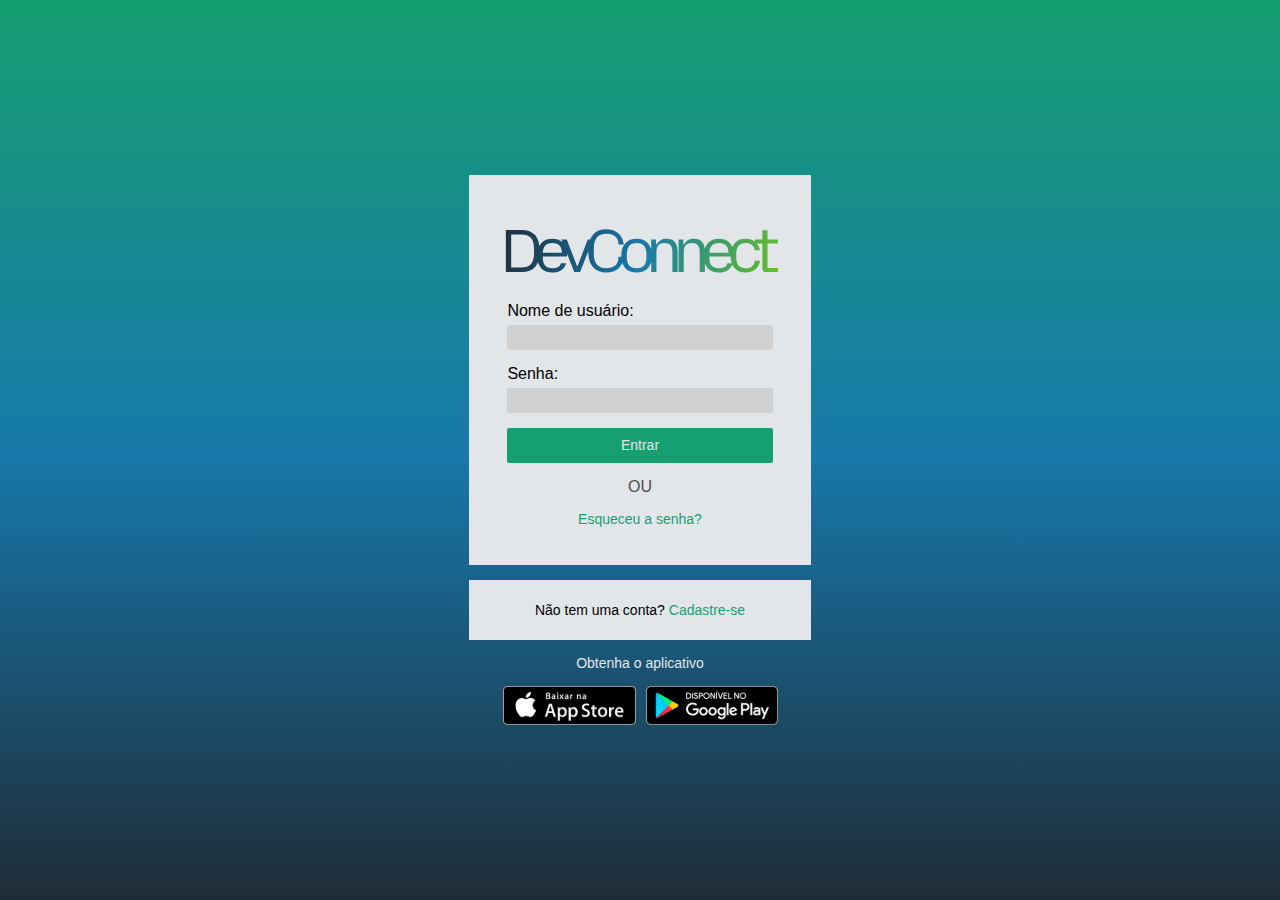
<file: static-devconnect/pages/index.html>
<!DOCTYPE html>
<html lang="pt-BR">

<head>
    <meta charset="UTF-8">
    <meta name="viewport" content="width=device-width, initial-scale=1.0">
    <meta name="author" content="Cauhê">
    <meta name="description" content="Site da empresa DevConnect">

    <title>Tela Login - DevConnect</title>

    <link rel="shortcut icon" href="../assets/images/logodevconnect.png" type="image/x-icon">

    <!-- CSS -->
    <link rel="stylesheet" href="../styles/global.css">
    <link rel="stylesheet" href="../styles/login.css">
</head>

<body>
    <h1>Tela principal login - DevConnect</h1>
    <main>
        <div>
            <!-- formulario -->
            <form class="estilo-formulario">
                <img src="../assets/images/Propriedade 1=Padrão.svg" alt="Logo DevConnect">

                <div class="formulario-campos">
                    <label for="">Nome de usuário:</label>
                    <input type="text" name="" id="">
                </div>

                <div class="formulario-campos">
                    <label for="">Senha:</label>
                    <input type="password" name="" id="">
                </div>

                <button type="submit" class="formulario-botao-verde">Entrar</button>

                <p>ou</p>

                <a href="#">Esqueceu a senha?</a>

            </form>

            <section id="secao-cadastro" class="estilo-formulario">
                <p>Não tem uma conta? <a href="../pages/cadastro.html">Cadastre-se</a></p>
            </section>

            <p>Obtenha o aplicativo</p>

            <section id="secao-instalacao">
                <img src="../assets/images/app-store.svg" alt="Imagem falando da instalação no App Store">

                <img src="../assets/images/google-play.svg" alt="Imagem falando da instalação no Play Store">
            </section>
        </div>
    </main>
</body>

</html>
</file>
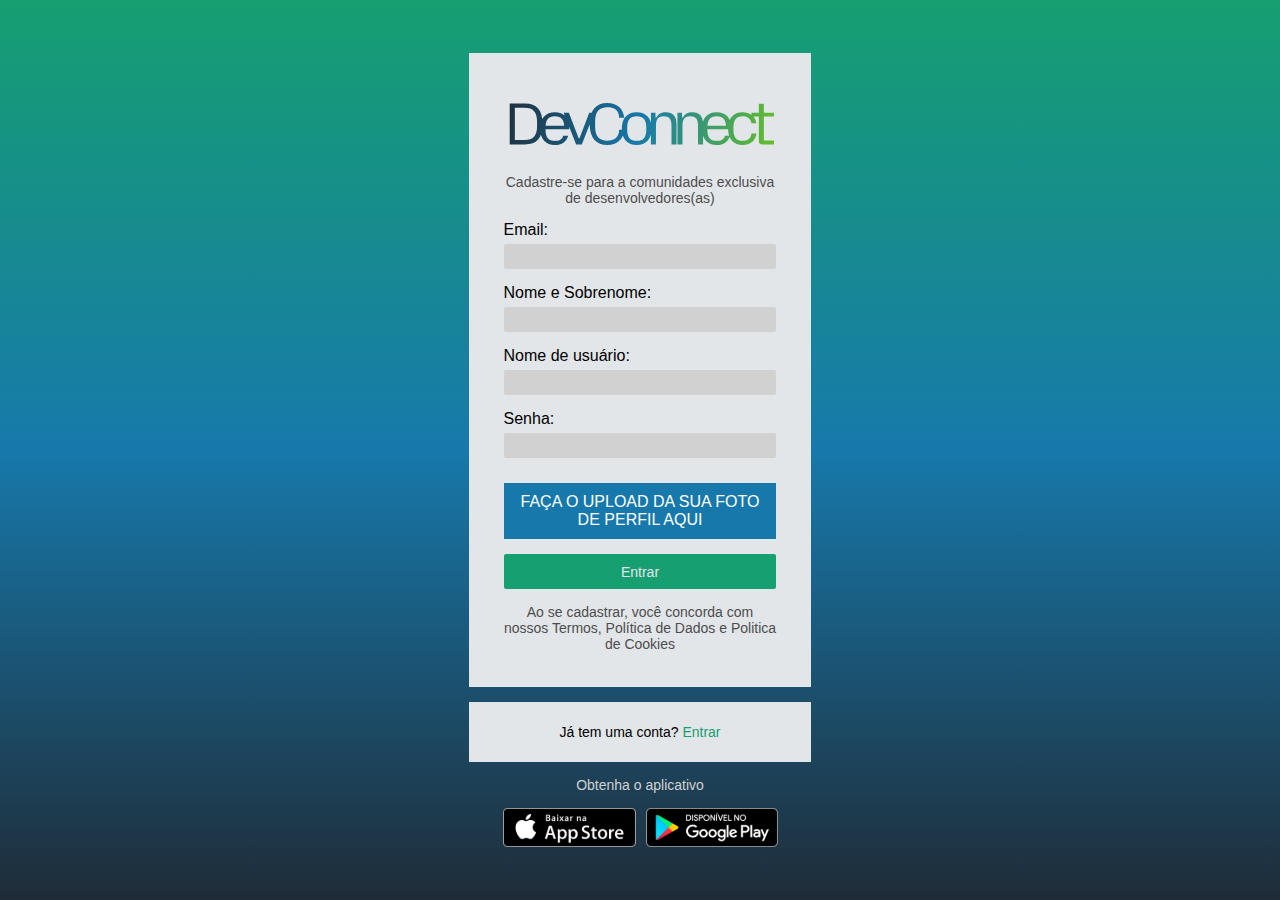
<file: static-devconnect/pages/cadastro.html>
<!DOCTYPE html>
<html lang="pt-BR">

<head>
     <meta charset="UTF-8">
     <meta name="viewport" content="width=device-width, initial-scale=1.0">
     <meta name="author" content="Cauhê">
     <meta name="description" content="Site da empresa DevConnect">

     <title>Tela de Cadastro - DevConnect</title>

     <link rel="shortcut icon" href="../assets/images/logodevconnect.png" type="image/x-icon">

   
     <link rel="stylesheet" href="../styles/global.css">
     <link rel="stylesheet" href="../styles/cadastro.css">
</head>

<body>
    <h1>Tela Principal Cadastro - DevConnect</h1>
      <main>
          <div>
           
              <form class="estilo-formulario">
                  <img src="../assets/images/Propriedade 1=Padrão.svg" alt="Logo DevConnect">

                  <p>Cadastre-se para a comunidades exclusiva de desenvolvedores(as)</p>

                  <div class="formulario-campo">
                      <label for="">Email:</label>
                      <input type="email" name="" id="">
                  </div>
                
                  <div class="formulario-campo">
                      <label for="">Nome e Sobrenome:</label>
                      <input type="text" name="" id="">
                  </div>

                  <div class="formulario-campo">
                      <label for="">Nome de usuário:</label>
                      <input type="text" name="" id="">
                  </div>


                  <div class="formulario-campo">
                      <label for="">Senha:</label>
                      <input type="password" name="" id="">
                  </div>

                  <div class="upload">
                   <label for="upload">FAÇA O UPLOAD DA SUA FOTO DE PERFIL AQUI</label>
                   <input type="file" name="upload" id="upload">
                  </div>

                  <button type="submit" class="formulario-botao-verde">Entrar</button>

                  <p>Ao se cadastrar, você concorda com nossos Termos, Política de Dados e Politica de Cookies</p>

              </form>

              <section id="secao-cadastro" class="estilo-formulario">
                <p>Já tem uma conta? <a href="../pages/index.html">Entrar</a></p>
              </section>

              <p>Obtenha o aplicativo</p>

              <section id="secao-instalacao">
                  <img src="../assets/images/app-store.svg" alt="Imagem falando da instalação no App Store">

                  <img src="../assets/images/google-play.svg" alt="Imagem falando da instalação no Play Store">
              </section>

          </div>
      </main>
</body>

</html>
</file>
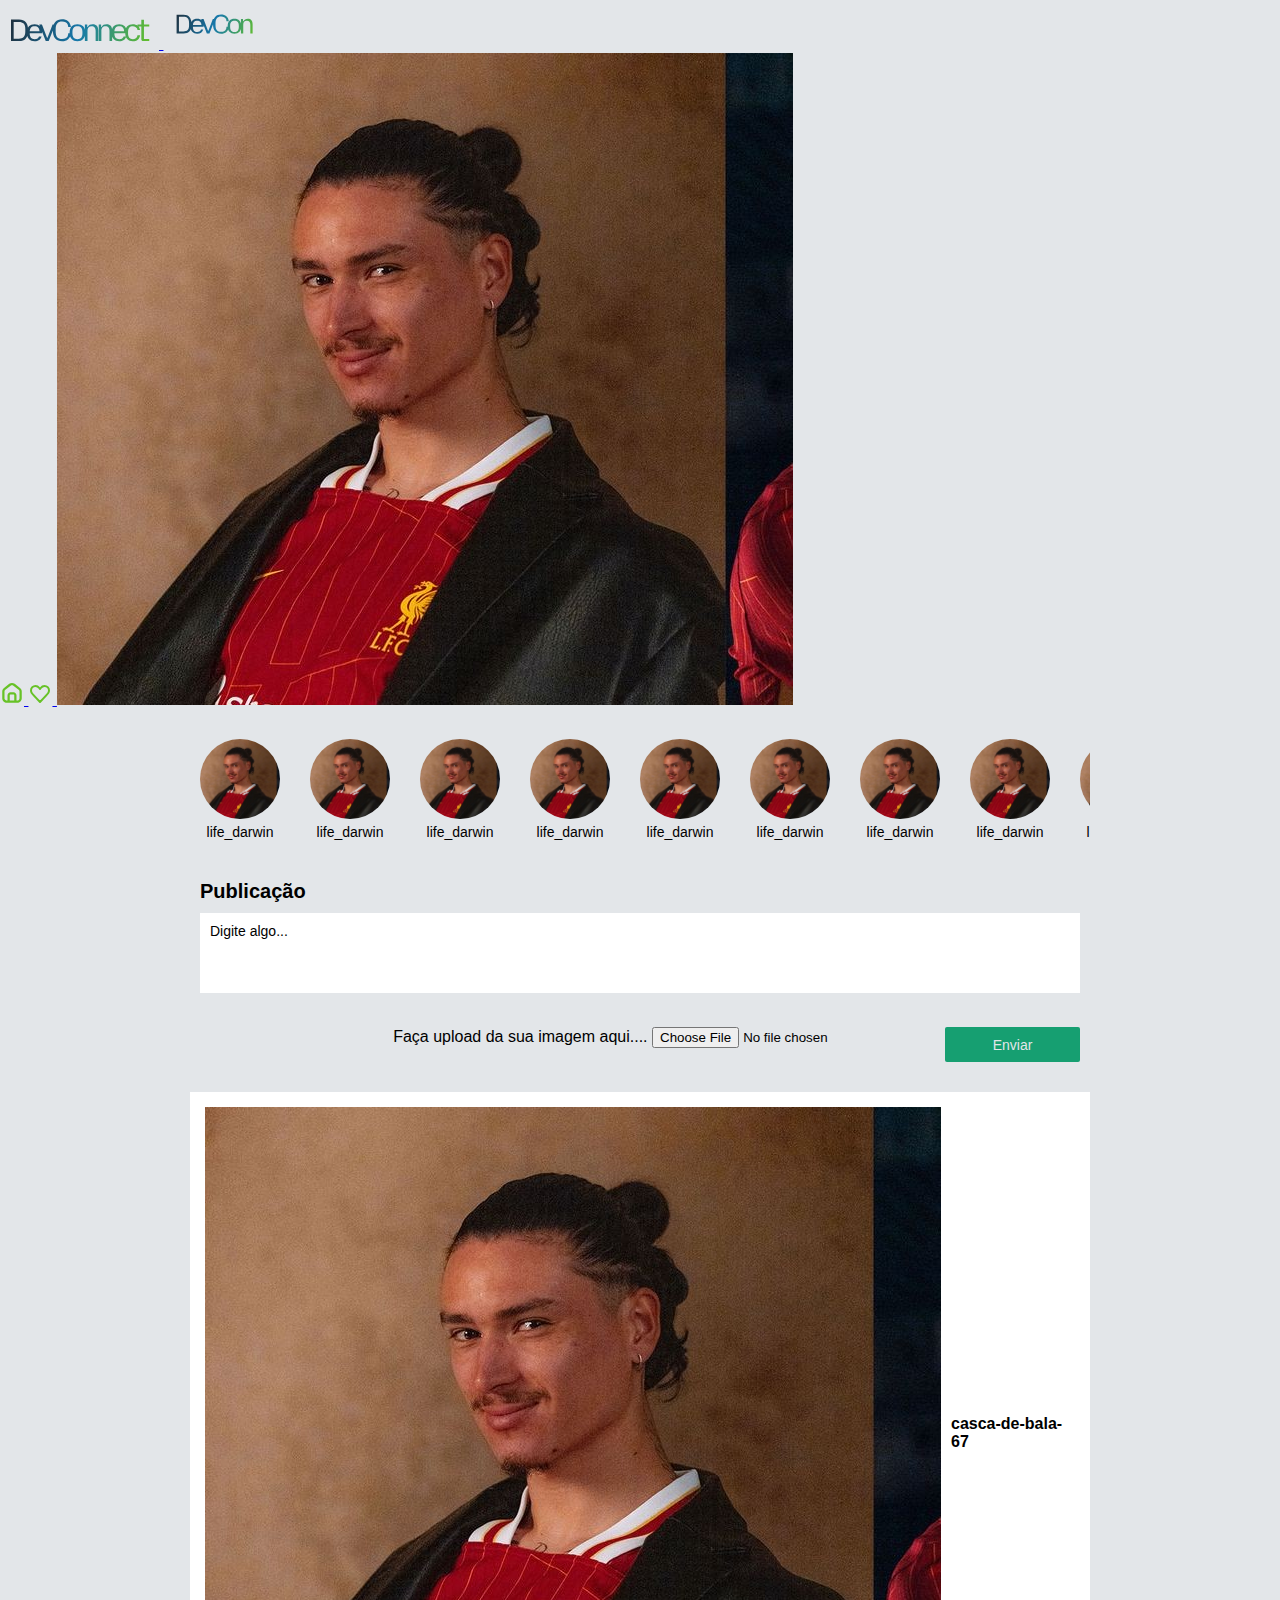
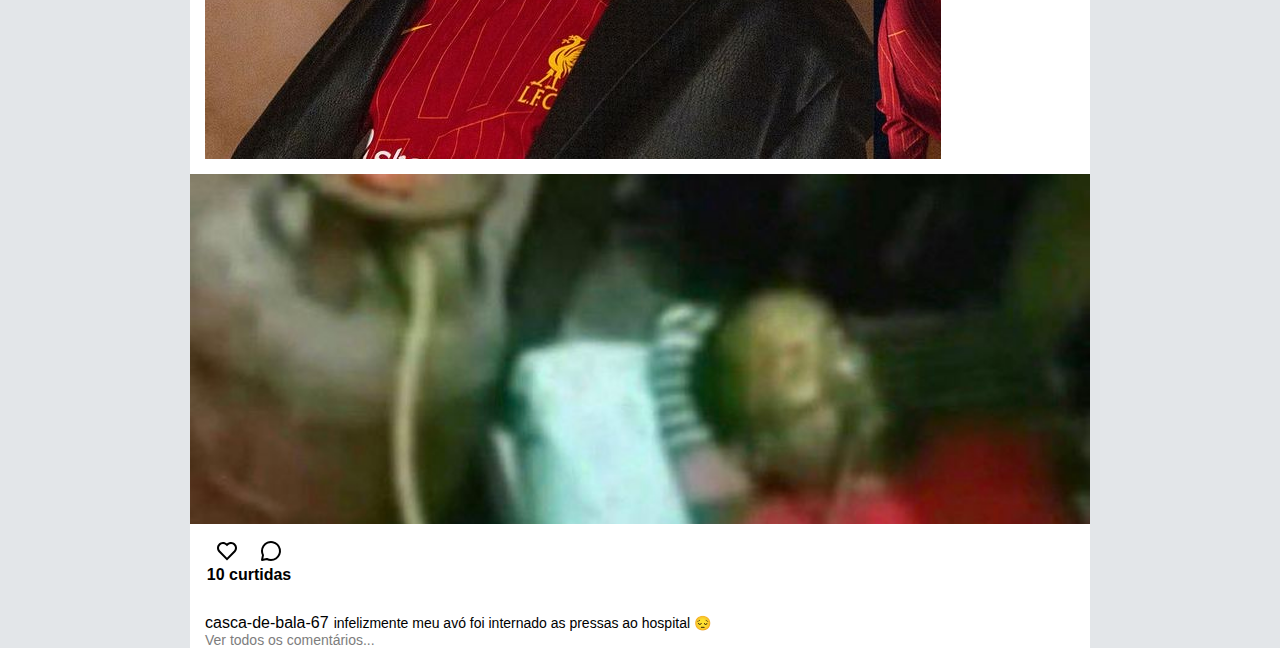
<file: static-devconnect/pages/feed.html>
<!DOCTYPE html>
<html lang="pt-BR">

<head>
    <meta charset="UTF-8">
    <meta name="viewport" content="width=device-width, initial-scale=1.0">
    <meta name="author" content="Cauhê">
    <meta name="description" content="Site da empresa DevConnect">

    <title>Feed - DevConnect</title>

    <!-- EMMET link:favicon -->
    <link rel="shortcut icon" href="../assets/images/logodevconnect.png" type="image/x-icon">

    <!-- EMMET link:css -->
    <link rel="stylesheet" href="../styles/global.css">
    <link rel="stylesheet" href="../styles/feed.css">
</head>

<body>
    <h1>Tela Feed - DevConnect</h1>
    <!-- Inicio Header -->
    <header id="cabecalho">
        <nav>
            <a href="./feed.html">
                <img id="logo-desktop" src="../assets/images/Propriedade 1=Variante 2.svg" alt="Logo do DevConnect">
            </a>
            <a href="./feed.html">
                <img id="logo-mobile" src="../assets/images/Propriedade 1=Variante 3.svg" alt="Logo do DevConnect">
            </a>

            <div class="cabecalho-acoes">
                <a href="./feed.html">
                    <img src="../assets/images/Propriedade  casa=Variante 2.svg" alt="">
                </a>
                <a href="#">
                    <img src="../assets/images/Propriedade icon coracao=Variante 2.svg" alt="">
                </a>
                <a href="./Tela-perfil.html">
                    <img class="foto-perfil" src="../assets/images/Darwin Nunez (1).jpg" alt="">
                </a>
            </div>
        </nav>
    </header>
    <!-- Fim Header -->

    <!-- Inicio Main -->
    <main>
        <div class="container-flex-publi">
            <section id="storys" class="estilo-formulario">
                <!-- card story -->
                <article class="card-story">
                    <button type="button">
                        <img src="../assets/images/Darwin Nunez (1).jpg" alt="">
                        life_darwin
                    </button>
                </article>
                <article class="card-story">
                    <button type="button">
                        <img src="../assets/images/Darwin Nunez (1).jpg" alt="">
                        life_darwin
                    </button>
                </article>
                <article class="card-story">
                    <button type="button">
                        <img src="../assets/images/Darwin Nunez (1).jpg" alt="">
                        life_darwin
                    </button>
                </article>
                <article class="card-story">
                    <button type="button">
                        <img src="../assets/images/Darwin Nunez (1).jpg" alt="">
                        life_darwin
                    </button>
                </article>
                <article class="card-story">
                    <button type="button">
                        <img src="../assets/images/Darwin Nunez (1).jpg" alt="">
                        life_darwin
                    </button>
                </article>
                <article class="card-story">
                    <button type="button">
                        <img src="../assets/images/Darwin Nunez (1).jpg" alt="">
                        life_darwin
                    </button>
                </article>
                <article class="card-story">
                    <button type="button">
                        <img src="../assets/images/Darwin Nunez (1).jpg" alt="">
                        life_darwin
                    </button>
                </article>
                <article class="card-story">
                    <button type="button">
                        <img src="../assets/images/Darwin Nunez (1).jpg" alt="">
                        life_darwin
                    </button>
                </article>
                <article class="card-story">
                    <button type="button">
                        <img src="../assets/images/Darwin Nunez (1).jpg" alt="">
                        life_darwin
                    </button>
                </article>
                <article class="card-story">
                    <button type="button">
                        <img src="../assets/images/Darwin Nunez (1).jpg" alt="">
                        life_darwin
                    </button>
                </article>
                <article class="card-story">
                    <button type="button">
                        <img src="../assets/images/Darwin Nunez (1).jpg" alt="">
                        life_darwin
                    </button>
                </article>
                <article class="card-story">
                    <button type="button">
                        <img src="../assets/images/Darwin Nunez (1).jpg" alt="">
                        life_darwin
                    </button>
                </article>
                <article class="card-story">
                    <button type="button">
                        <img src="../assets/images/Darwin Nunez (1).jpg" alt="">
                        life_darwin
                    </button>
                </article>
                <article class="card-story">
                    <button type="button">
                        <img src="../assets/images/Darwin Nunez (1).jpg" alt="">
                        life_darwin
                    </button>
                </article>
                <article class="card-story">
                    <button type="button">
                        <img src="../assets/images/Darwin Nunez (1).jpg" alt="">
                        life_darwin
                    </button>
                </article>
            </section>

            <!-- Inicio seção criar publicação -->
            <section id="criar-publi" class="estilo-formulario">
                <h2>Publicação</h2>

                <form action="">
                    <textarea name="" id="" placeholder="Digite algo..."></textarea> <!--Entrada de texto grandes-->

                    <footer>
                        <div>
                            <label for="campo-upload" id="texto-upload">Faça upload da sua imagem aqui....</label>
                            <input type="file" name="" id="campo-upload">
                        </div>

                        <button type="submit" class="formulario-botao-verde">Enviar</button>

                    </footer>
                </form>
            </section>

            <section id="publicacoes">
                 <article class="card-publi">
                     <header>
                        <a href="#">
                            <img class="foto-perfil" src="../assets/images/Darwin Nunez (1).jpg" alt="">
                            <strong>casca-de-bala-67</strong>
                        </a>
                     </header>

                     <figure>
                        <img class="imagem-publicacao" src="../assets/images/figurinhas.jpg" alt="">
                        <figcaption>
                            casca-de-bala-67
                            <p class="descricao-publicacao">infelizmente meu avó foi internado as pressas ao hospital 😔</p>
                        </figcaption>

                        <div class="interacoes-publicacao">
                          <button>
                              <img src="../assets/images/icone-coracao-preto.svg" alt="">
                          </button>
                          <button>
                              <img src="../assets/images/icone-comentario-preto.svg" alt="">
                          </button>

                          <span>10 curtidas</span>

                        </div>

                        <button type="button">Ver todos os comentários...</button>
                        
                     </figure>
                 </article>                
            </section>

        </div>
    </main>
    <!-- Fim Main -->

</body>

</html>
</file>
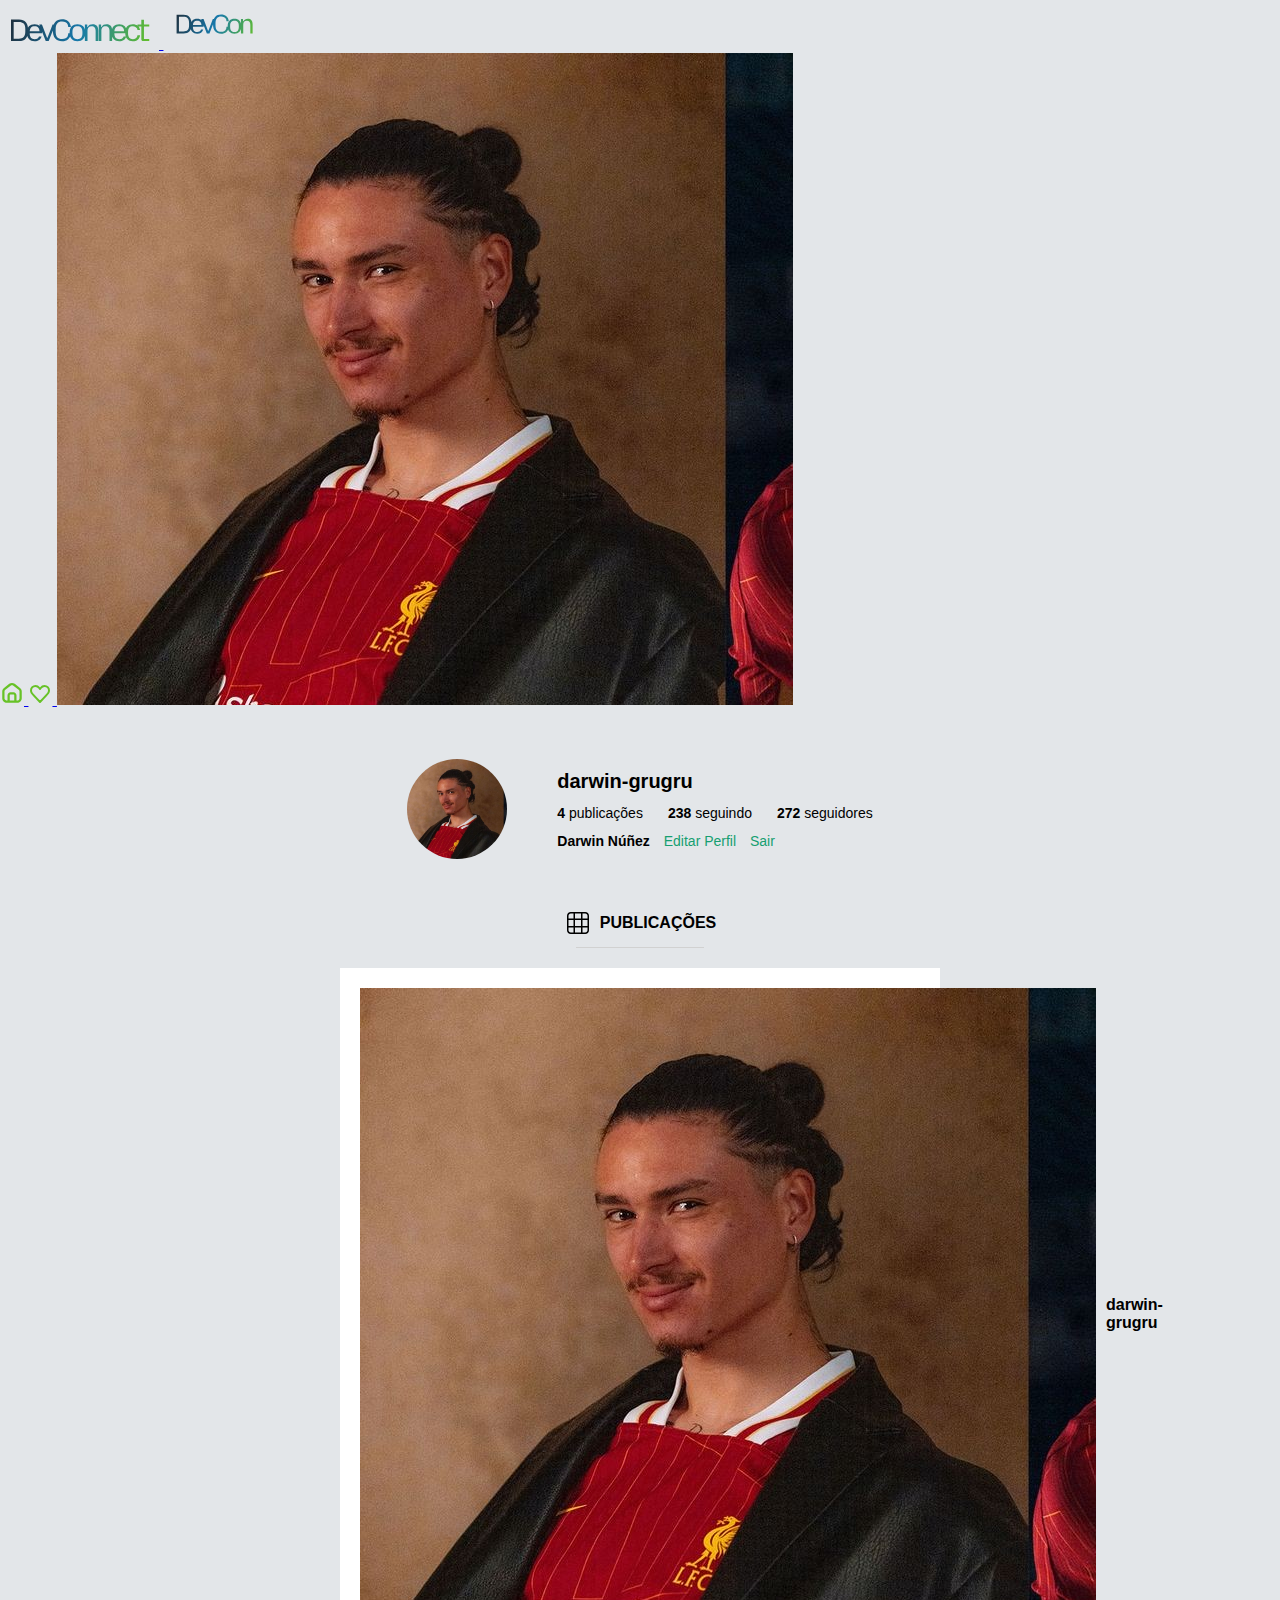
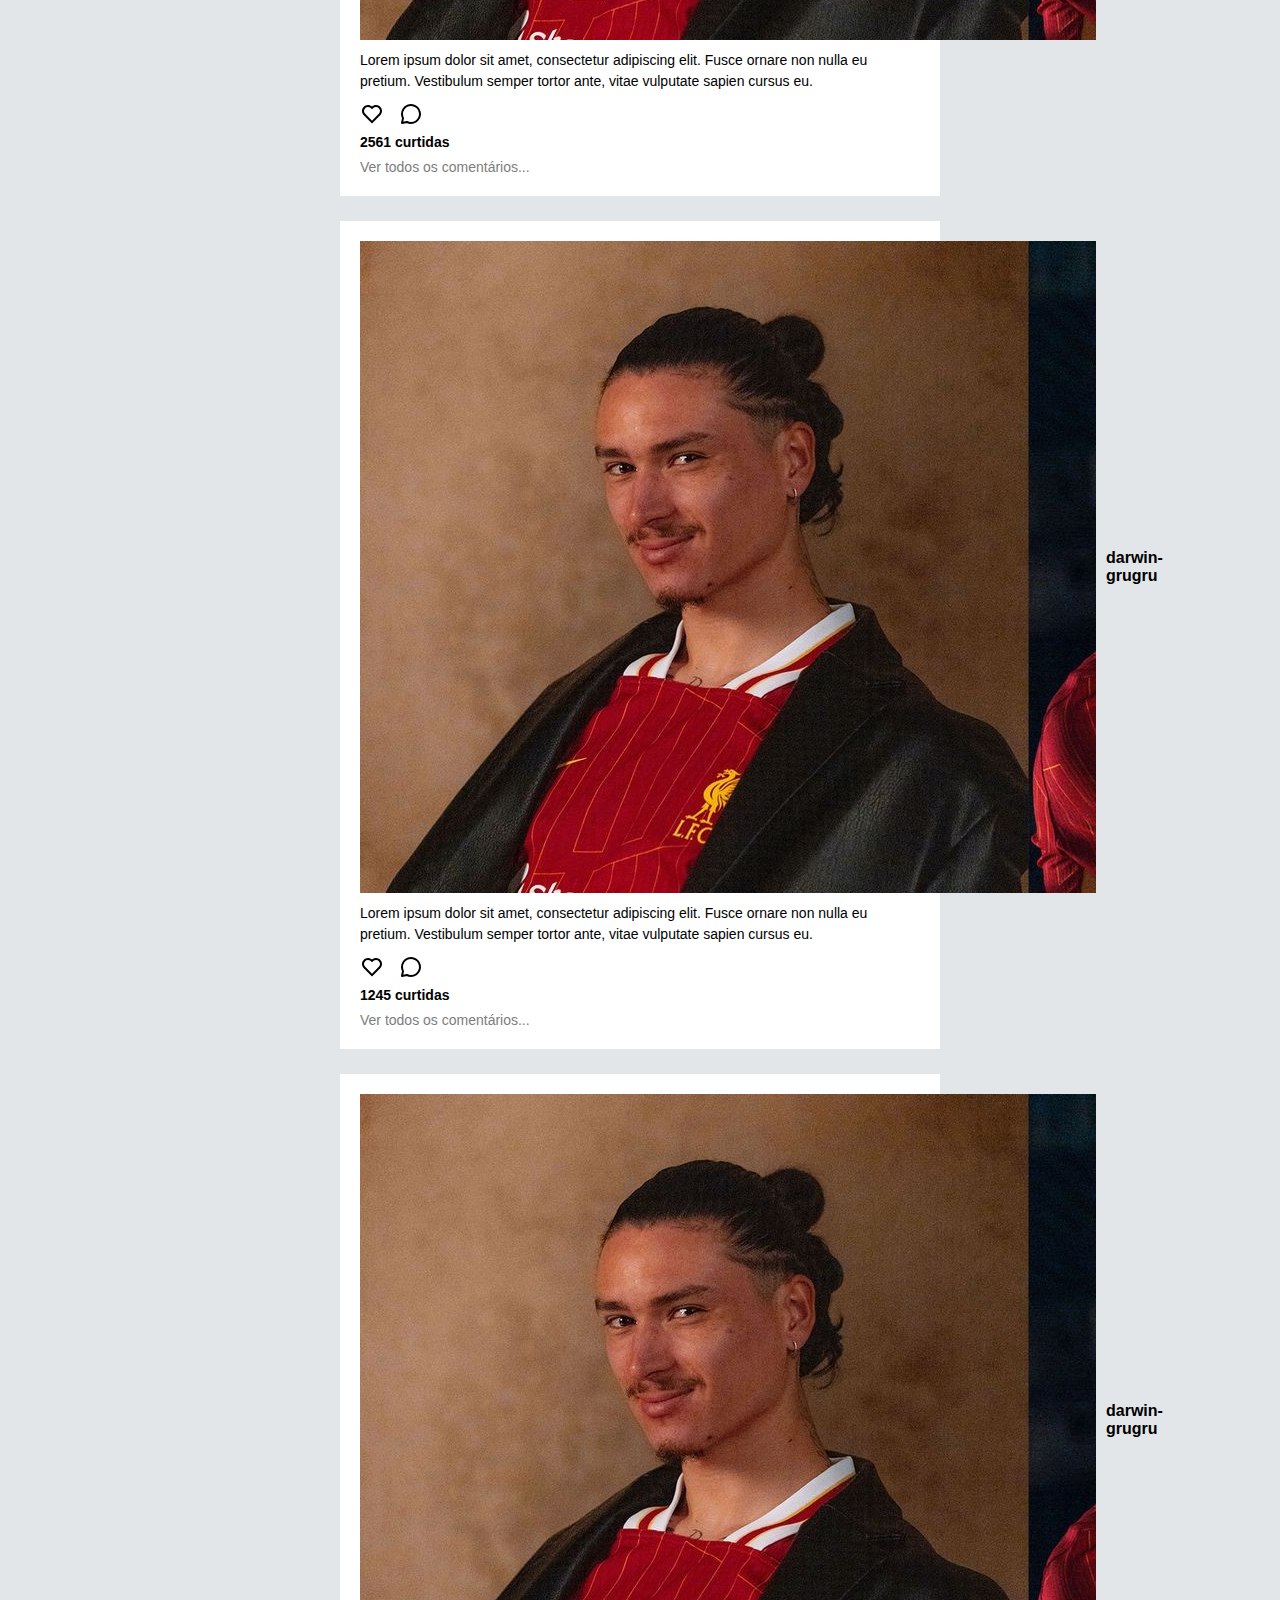
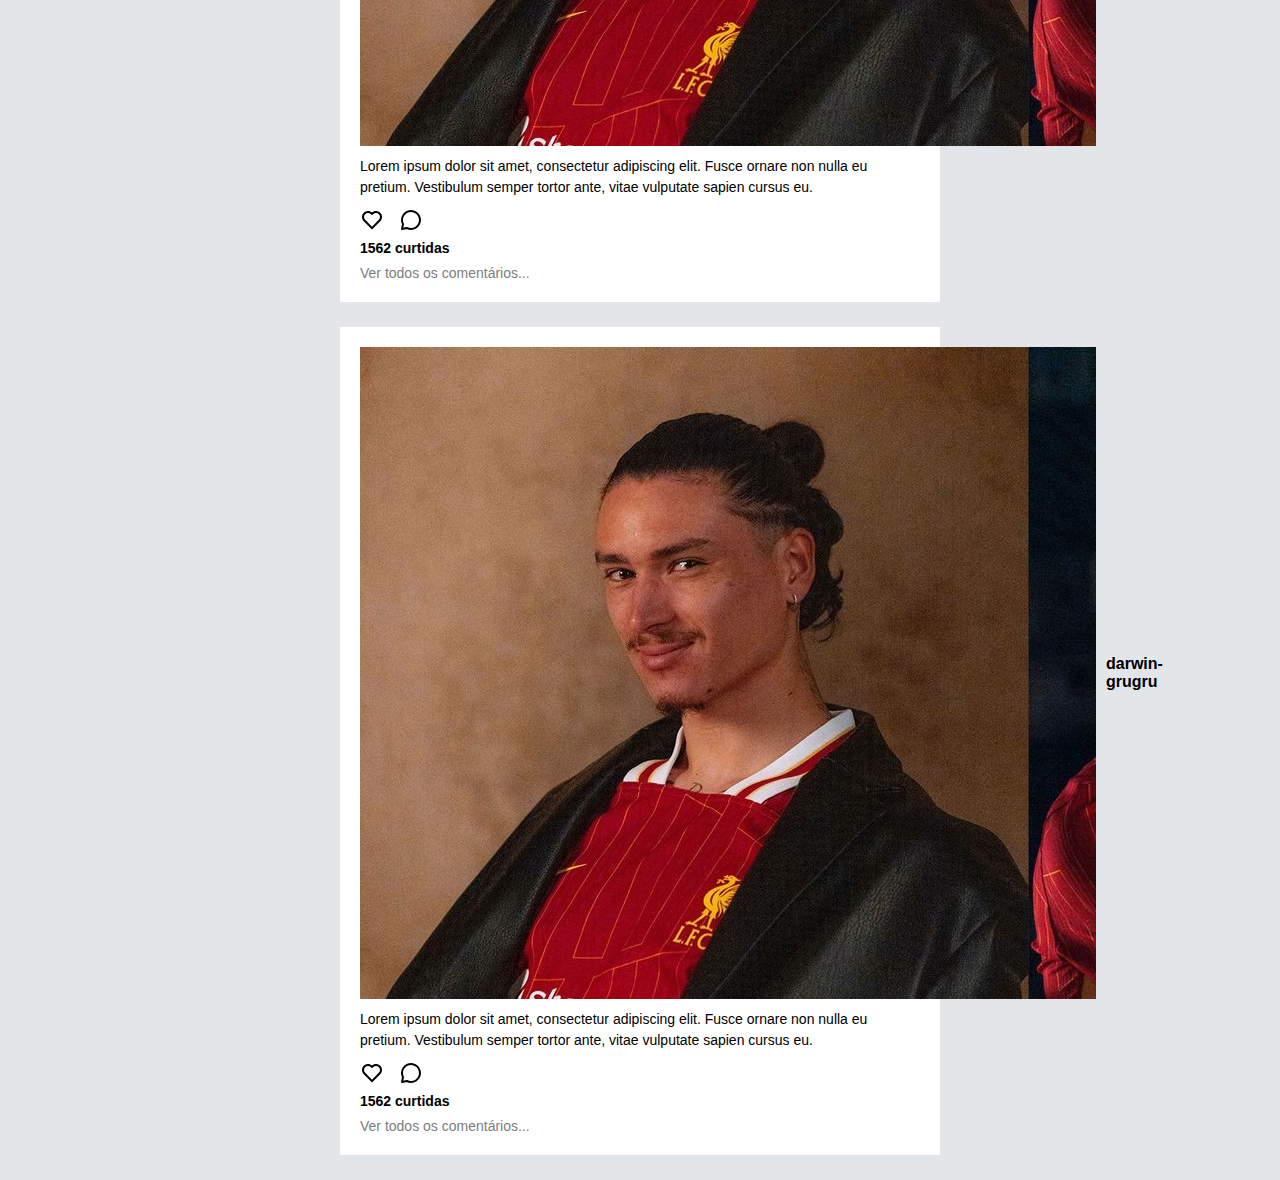
<file: static-devconnect/pages/Tela-perfil.html>
<!DOCTYPE html>
<html lang="pt-BR">

<head>
    <meta charset="UTF-8">
    <meta name="viewport" content="width=device-width, initial-scale=1.0">
    <meta name="author" content="Cauhê">
    <meta name="description" content="Site da empresa DevConnect">

    <title>Perfil - DevConnect</title>

    
    <link rel="shortcut icon" href="../assets/images/logodevconnect.png" type="image/x-icon">


    <link rel="stylesheet" href="../styles/global.css">
    <link rel="stylesheet" href="../styles/Tela-perfil.css">
</head>

<body>
    <h1>Tela Feed - DevConnect</h1>
   
    <header id="cabecalho">
        <nav>
            <a href="./feed.html">
                <img id="logo-desktop" src="../assets/images/Propriedade 1=Variante 2.svg" alt="Logo do DevConnect">
            </a>
            <a href="./feed.html">
                <img id="logo-mobile" src="../assets/images/Propriedade 1=Variante 3.svg" alt="Logo do DevConnect">
            </a>

            <div class="cabecalho-acoes">
                <a href="./feed.html">
                    <img src="../assets/images/Propriedade  casa=Variante 2.svg" alt="">
                </a>
                <a href="#">
                    <img src="../assets/images/Propriedade icon coracao=Variante 2.svg" alt="">
                </a>
                <a href="#">
                    <img class="foto-perfil" src="../assets/images/Darwin Nunez (1).jpg" alt="">
                </a>
            </div>
        </nav>
    </header>
    


    <main>
        <section id="perfil">
            <article class="card-perfil">
                <div class="perfil-container">
                    
                    <img class="foto-perfil-destacada" src="../assets/images/Darwin Nunez (1).jpg" alt="">
        
                    
                    <div class="perfil-info">
                        <p class="username">darwin-grugru</p>
        
                        <div class="perfil-detalhes">
                            <span><strong>4</strong> publicações</span>
                            <span><strong>238</strong> seguindo</span>
                            <span><strong>272</strong> seguidores</span>
                        </div>
        
                        <div class="perfil-acoes">
                            <strong>Darwin Núñez</strong>
                            <a href="#">Editar Perfil</a>
                            <a href="./index.html">Sair</a>
                        </div>
                    </div>
                </div>
            </article>
        </section>
        
        <section id="publicacoes">
            <h2 class="titulo-publicacoes">
                <img src="../assets/images/icone-galeria-preto.svg" alt="">
                PUBLICAÇÕES
            </h2>
        
            
            <article class="card-publi">
                <header>
                    <a href="#">
                      <img class="foto-perfil" src="../assets/images/Darwin Nunez (1).jpg" alt="">
                      darwin-grugru
                    </a>
                  </header>
                  
        
                <p>
                    Lorem ipsum dolor sit amet, consectetur adipiscing elit. 
                    Fusce ornare non nulla eu pretium. Vestibulum semper tortor 
                    ante, vitae vulputate sapien cursus eu.
                </p>
        
                <div class="interacoes-publicacao">
                    <button><img src="../assets/images/icone-coracao-preto.svg" alt=""></button>
                    <button><img src="../assets/images/icone-comentario-preto.svg" alt=""></button>
                </div>
        
                <span class="curtidas">2561 curtidas</span>
        
                <button class="comentarios">Ver todos os comentários...</button>
            </article>
        
            
            <article class="card-publi">
                <header>
                    <a href="#">
                      <img class="foto-perfil" src="../assets/images/Darwin Nunez (1).jpg" alt="">
                      darwin-grugru
                    </a>
                  </header>
                  
        
                <p>
                    Lorem ipsum dolor sit amet, consectetur adipiscing elit. 
                    Fusce ornare non nulla eu pretium. Vestibulum semper tortor 
                    ante, vitae vulputate sapien cursus eu.
                </p>
        
                <div class="interacoes-publicacao">
                    <button><img src="../assets/images/icone-coracao-preto.svg" alt=""></button>
                    <button><img src="../assets/images/icone-comentario-preto.svg" alt=""></button>
                </div>
        
                <span class="curtidas">1245 curtidas</span>
        
                <button class="comentarios">Ver todos os comentários...</button>
            </article>
        </section>
        
        <article class="card-publi">
            <header>
                <a href="#">
                  <img class="foto-perfil" src="../assets/images/Darwin Nunez (1).jpg" alt="">
                  darwin-grugru
                </a>
              </header>
              
    
            <p>
                Lorem ipsum dolor sit amet, consectetur adipiscing elit. 
                Fusce ornare non nulla eu pretium. Vestibulum semper tortor 
                ante, vitae vulputate sapien cursus eu.
            </p>
    
            <div class="interacoes-publicacao">
                <button><img src="../assets/images/icone-coracao-preto.svg" alt=""></button>
                <button><img src="../assets/images/icone-comentario-preto.svg" alt=""></button>
            </div>
    
            <span class="curtidas">1562 curtidas</span>
    
            <button class="comentarios">Ver todos os comentários...</button>
        </article>
    </section>
        
    <article class="card-publi">
        <header>
            <a href="#">
              <img class="foto-perfil" src="../assets/images/Darwin Nunez (1).jpg" alt="">
              darwin-grugru
            </a>
          </header>
          

        <p>
            Lorem ipsum dolor sit amet, consectetur adipiscing elit. 
            Fusce ornare non nulla eu pretium. Vestibulum semper tortor 
            ante, vitae vulputate sapien cursus eu.
        </p>

        <div class="interacoes-publicacao">
            <button><img src="../assets/images/icone-coracao-preto.svg" alt=""></button>
            <button><img src="../assets/images/icone-comentario-preto.svg" alt=""></button>
        </div>

        <span class="curtidas">1562 curtidas</span>

        <button class="comentarios">Ver todos os comentários...</button>
    </article>
</section>

</body>

</html>
</file>
<file: static-devconnect/styles/global.css>
/* 1 forma de utilizar uma fonte */
@import url('https://fonts.googleapis.com/css2?family=Mozilla+Text:wght@200..700&family=Roboto+Condensed:ital,wght@0,100..900;1,100..900&display=swap');

@font-face {
    font-family: Mozilla_Text;
    src: url(../assets/fonts/Mozilla_Text\,Roboto_Condensed/Mozilla_Text);
}

@font-face {
    font-family: Roboto_Condensed;
    src: url(../assets/fonts/Mozilla_Text\,Roboto_Condensed/Roboto_Condensed/); 
}

/* variaveis */
:root {
    --cor-1: #1F2C38;
    --cor-2: #1779AB;
    --cor-3: #169F71;
    --cor-4: #E3E6E9;
    --cor-5: #67C226;
    --cor-cinza-escuro1: #b6b6b6;
    --cor-cinza-escuro2: #4D4D4D;
    --cor-cinza-escuro3: #7D7D7D;
    --cor-cinza-escuro4: #D1D1D1;

    --borda: 1px solid var(--cor-cinza-medio);
    --borda-arredondada: 2px;

    --tamanho-fonte-lg: 20px;
    --tamanho-fonte-md: 16px;
    --tamanho-fonte-sm: 14px;
}

/* SELETOR GLOBAL */
*{
    padding: 0; /*espaço interno*/
    margin: 0; /*espaço externo*/
    box-sizing: border-box; /*atribui espaços internos/externos e bordas no tamanho final do box*/
    font-family: "Segoe UI", sans-serif;
}

body{
    background-color: var(--cor-4);
}

h1{    
    position: absolute; /*altera a posição do elemento*/
    z-index: -1; /*camadas do elemento*/
    opacity: 0; /*opacidade*/
}

.formulario-botao-verde{
  background-color: var(--cor-3);
  width: 100%;
  height: 35px;
  border-radius: var(--borda-arredondada);
  color: var(--cor-4);
  font-size: var(--tamanho-fonte-sm);
  border: none;
}
</file>
<file: static-devconnect/styles/login.css>
main {
    background: linear-gradient(#169F71, #1779AB, #1F2C38);
    min-height: 100vh;
    width: 100%;
    display: flex;
    justify-content: center;
    align-items: center;
}

main>div {
    width: 100%;
    display: flex;
    flex-direction: column;
    align-items: center;
    gap: 15px;

}

form {
    display: flex;
    flex-direction: column;
    justify-content: center;
    align-items: center;
    gap: 15px;
    padding: 3%;
}

form>p{
    text-transform: uppercase; 
    font-size: var(--tamanho-fonte-md);
    color: var(--cor-cinza-escuro2);
  }
  
form > a{
    color: var(--cor-3);
    font-size: var(--tamanho-fonte-sm);
    text-decoration: none;
  }

section > p > a{
    color: var(--cor-3);
    text-decoration: none;
}

#secao-cadastro {
    display: flex;
    justify-content: center;
    align-items: center;
    font-size: var(--tamanho-fonte-sm);
    height: 60px;
}

.estilo-formulario {
    width: 100%;
    max-width: 342px;
    background-color: var(--cor-4);
    border: var(--borda);
}


#secao-instalacao{
    display: flex; 
    align-items: center;
    flex-wrap: wrap;
    justify-content: center;
    gap: 10px;
}

.formulario-campos{
   display: flex;
   flex-direction: column;
   width: 100%;
   gap: 5px;
}

.formulario-botao-verde{
   width: 100%;

}

.formulario-campos>input{
  height: 25px;
  color: var(--cor-cinza-escuro2);
  background-color: var(--cor-cinza-escuro4);
  border-radius: var(--borda-arredondada);
  border: var(--borda);
}

main>div>p{
   font-size: var(--tamanho-fonte-sm);
  color: var(--cor-4);
}
</file>
<file: static-devconnect/styles/cadastro.css>
main{
  background: linear-gradient(#169F71, #1779AB, #1F2C38);
  min-height: 100vh;
  width: 100%;
  display: flex;
  justify-content: center;
  align-items: center;
}

main>div{
  width: 100%;
  display: flex;   
  flex-direction: column;
  align-items: center;
}

form{
  display: flex;
  flex-direction: column;
  justify-content: center;
  gap: 15px;
  padding: 3%;
}

form > p{
  display: flex;
  justify-content: center;
  flex-direction: column;
  text-align: center;
  font-size: var(--tamanho-fonte-sm);
  color: var(--cor-cinza-escuro2);
}

main>div {
  width: 90%;
  display: flex;
  flex-direction: column;
  align-items: center;
  gap: 15px;
}

input[type="file"] {
  display: none;
}

.upload{
  padding: 10px 10px;
  width: 100%;
  background-color: var(--cor-2);
  color: #FFF;
  text-transform: uppercase;
  border: var(--borda-arredondada);
  text-align: center;
  display: flex;
  align-items: center;
  margin-top: 10px;
  cursor: pointer;

}


#secao-cadastro{
  display: flex;
  justify-content: center;
  align-items: center;
  font-size: var(--tamanho-fonte-sm);
  height: 60px;
}

.estilo-formulario {
  width: 100%;
  max-width: 342px;
  background-color: var(--cor-4);
  border: var(--borda);
}

#secao-instalacao{
  display: flex; 
  align-items: center;
  flex-wrap: wrap;
  justify-content: center;
  gap: 10px;
}

.formulario-campo{
  display: flex;
  flex-direction: column;
  width: 100%;
  gap: 5px;
  }  

 
  
.formulario-campo>input{
  height: 25px;
  color: var(--cor-cinza-escuro2);
  background-color: var(--cor-cinza-escuro4);
  border-radius: var(--borda-arredondada);
  border: var(--borda);
 }

section>p>a{
  color: var(--cor-3);
  text-decoration: none;
  font-size: var(--tamanho-fonte-sm);
}

div>p{
  color: var(--cor-cinza-escuro4);
  font-size: var(--tamanho-fonte-sm);
}
</file>
<file: static-devconnect/styles/feed.css>
main {
    width: 100%;
    min-height: 100vh;
    display: flex;
    justify-content: center;
    margin-top: 20px;
}

.container-flex-publi {

    /* height: 700px; */
    width: 90%;
    max-width: 900px;
    display: flex;
    flex-direction: column;
    gap: 20px;
}

#storys {
    width: 100%;
    padding: 10px;
    display: flex;
    align-items: center;
    justify-content: space-between;
    overflow-x: scroll;
    gap: 30px;
}

#storys::-webkit-scrollbar{
    width: 0;
}

.card-story{
    /* background-color: cornflowerblue; */
}

.card-story>button {
    background-color: transparent;
    border: none;
    /* text-decoration: none; */ /*SÓ PARA QUEM ESTÁ COM A TAG <a>*/

    font-size: var(--tamanho-fonte-sm);
    color: #000;

    display: flex;
    flex-direction: column;
    align-items: center;
    gap: 5px;
}

.card-story>button>img {
    width: 80px;
    height: 80px;
    object-fit: cover;
    object-position: center;
    border-radius: 50%;
}

#criar-publi{
  padding: 10px;
  
}

/* seção criar publi */
.formulario-botao-verde{
    width: 135px;

}

#criar-publi > h2{
  color: #000;
  font-size: var(--tamanho-fonte-lg);
  font-weight: 700;

}

#criar-publi > form > textarea{
  width: 100%;
  height: 80px;
  padding: 10px;
  resize: none;  /* desabilita a redimensão  */
  border: var(--borda);
  color: black;
  font-size: var(--tamanho-fonte-sm);
}

#criar-publi > form > textarea::placeholder{
  color: var(--cor-cinza-medio);
  
}

#criar-publi > form {
  margin-top: 10px;

}

#criar-publi > form > footer{
 margin-top: 30px;
 display: flex;
 justify-content: right;
 gap: 40px;
}

/* publicações */

#publicacoes{
  background-color: aqua;
  width: 100%;
  /* height: 600px; */
}

.card-publi{
  background-color: #fff;
  width: 100%;
   
}

.card-publi > header{
  padding: 15px;
  border: var(--borda);

}

.card-publi > header > a{
  display: flex;
  align-items: center;
  text-decoration: none;
  color: #000;
  column-gap: 10px;
  text-transform: lowercase;
  
}

.imagem-publicacao{
  object-fit: cover;
  object-position: center;
  width: 100%;
  height: 350px;

}

.card-publi > figure > figcaption{
  color: #000;
  font-size: var(--tamanho-fonte-md);
  font-weight: 500;
  display: flex; 
  align-items: center;
  column-gap: 5px;
  order: 2;
  margin-left: 15px;
  margin-top: 15px;

}

.descricao-publicacao{
  font-size: var(--tamanho-fonte-sm);
  font-weight: 400;
}

.interacoes-publicacao{
  display: flex;
  width: 88px;
  flex-wrap: wrap;
  margin: 15px;
  order: 1;
  cursor: pointer;
  justify-content: space-around;
}

.card-publi > figure{
  display: flex;
  flex-direction: column;
  align-items: flex-start;
  border: var(--borda);
}

.interacoes-publicacao > span{
  font-weight: bold;


}

.interacoes-publicacao > button{
  background-color: transparent;
  border: none;
  gap: 15px;
}

.card-publi > figure > button{
  background-color: transparent;
  border: none;
  color: var(--cor-cinza-escuro3);
  font-size: var(--tamanho-fonte-sm);

  order: 3;
  display: flex;
  margin-left: 15px;
  gap: 10px;

}
</file>
<file: static-devconnect/styles/Tela-perfil.css>
main {
    width: 100%;
    min-height: 100vh;
    display: flex;
    flex-direction: column;
   
    margin-top: 20px;
}

.perfil-container {
    display: flex;
    align-items: center;   
    justify-content: center; 
    gap: 50px; 
    padding: 30px;
}

.card-publi > header {
    display: flex;
    justify-content: left; 
    align-items: center;    
  }

#publicacoes > h2 > a {
   text-decoration: none;
   color: #000;

}
  
  .card-publi > header > a {
    display: flex;
    align-items: center;
    gap: 10px;
    text-decoration: none;
    color: #000;
    font-weight: bold;
  }
  


.foto-perfil-destacada {
    width: 100px;
    height: 100px;
    border-radius: 50%;
    object-fit: cover;
    
}

.perfil-info {
    display: flex;
    flex-direction: column;
    gap: 12px;
}

.username {
    font-size: 20px;
    font-weight: bold;
}

.perfil-detalhes {
    display: flex;
    gap: 25px;
    font-size: var(--tamanho-fonte-sm);
}

.perfil-detalhes > span {
    font-size: var(--tamanho-fonte-sm);
}

.perfil-acoes {
    font-size: var(--tamanho-fonte-sm);
}

.perfil-acoes > a {
    margin-left: 10px;
    text-decoration: none;
    color: var(--cor-3);
}

.titulo-publicacoes {
    display: flex;
    align-items: center;
    justify-content: center;
    gap: 8px;
    font-size: var(--tamanho-fonte-md);
    text-transform: uppercase;
    font-weight: bold;
    width: 10%;
    margin: 20px auto;
    border-bottom: 1px solid var(--cor-cinza-escuro4);
    padding-bottom: 10px;
}

.card-publi {
    max-width: 600px;
    margin: 0 auto 25px auto;
    padding: 20px;
    background: #fff;
    border: var(--borda);
}

.card-publi > header {
    font-weight: bold;
    margin-bottom: 10px;
}

.card-publi > p {
    font-size: 14px;
    line-height: 1.5;
    margin-bottom: 10px;
}


.interacoes-publicacao {
    display: flex;
    align-items: center;
    gap: 15px;
    margin-bottom: 5px;
}

.interacoes-publicacao > button {
    background: none;
    border: none;
    cursor: pointer;
}

.interacoes-publicacao > img {
    width: 20px;
    height: 20px;
}


.curtidas {
    display: block;
    font-weight: bold;
    font-size: var(--tamanho-fonte-sm);
    margin-bottom: 8px;
}


.comentarios {
    background: none;
    border: none;
    color: var(--cor-cinza-escuro3);
    font-size: var(--tamanho-fonte-sm);
}
</file>
